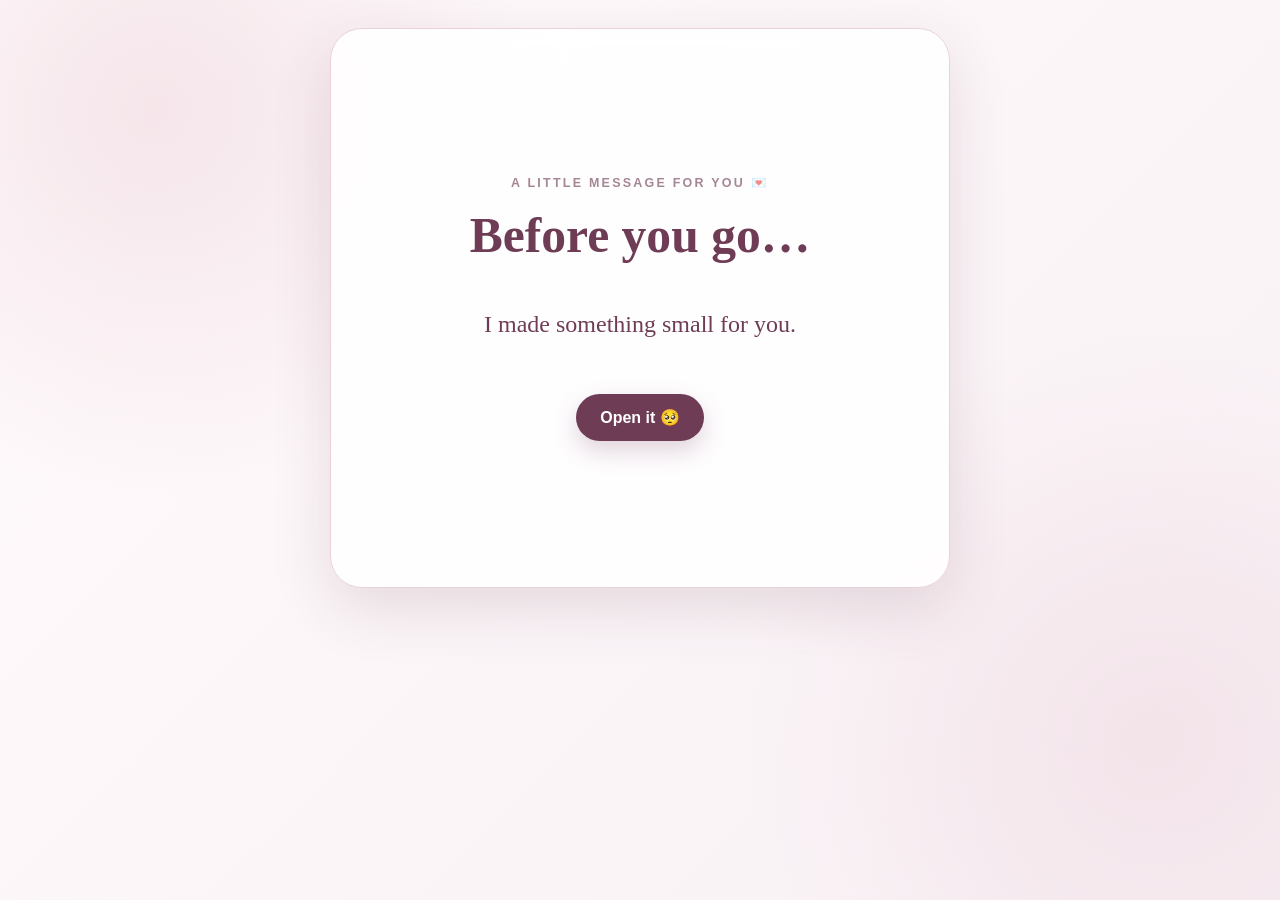
<file: index.html>
<!doctype html>
<html lang="en"><head><meta charset="utf-8">
<meta name="viewport" content="width=device-width,initial-scale=1,viewport-fit=cover">
<title>A Little Message 💌</title><link rel="stylesheet" href="style.css"></head>
<body><main class="card"><div class="eyebrow">A little message for you 💌</div>
<h1>Before you go…</h1>
<p>I made something small for you.</p>
<a class="btn" href="message1.html">Open it 🥺</a></main></body></html>
</file>
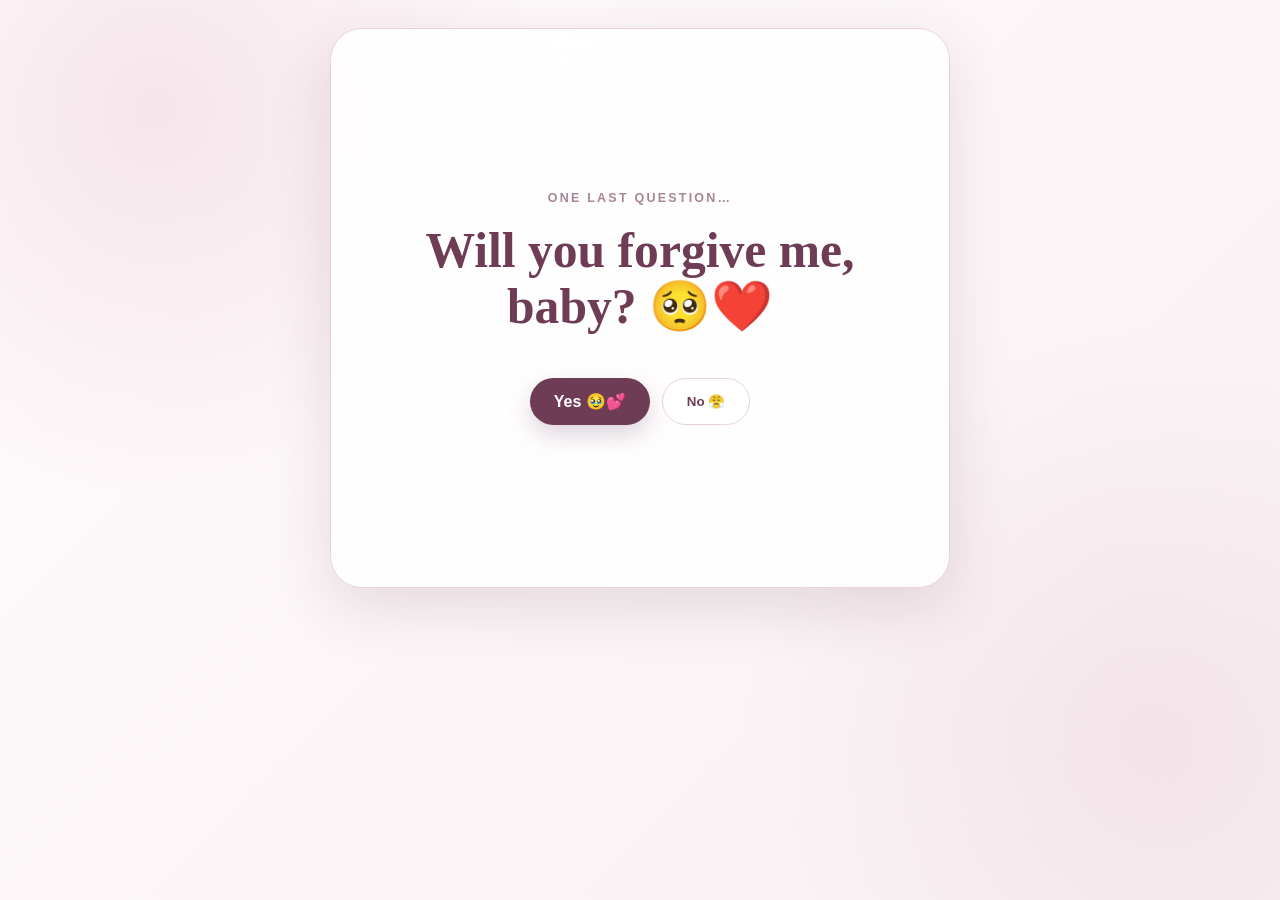
<file: forgive.html>
<!doctype html>
<html lang="en"><head><meta charset="utf-8">
<meta name="viewport" content="width=device-width,initial-scale=1,viewport-fit=cover">
<title>One Last Question 💌</title><link rel="stylesheet" href="style.css"></head>
<body><main class="card">
<div class="eyebrow">One last question…</div>
<h1>Will you forgive me, baby? 🥺❤️</h1>
<div class="buttons">
  <a class="btn" href="yes.html">Yes 🥹💕</a>
  <button class="btn secondary" id="noBtn">No 😤</button>
</div>
<p id="tease" class="small hidden">Heyyy, don't click that! 😭👉🏻</p>
</main>
<script>
const noBtn = document.getElementById("noBtn");
const tease = document.getElementById("tease");
let moved = false;

noBtn.addEventListener("click", () => {
  moved = true;
  tease.classList.remove("hidden");
  noBtn.style.position = "fixed";
  const pad = 25;
  const maxX = Math.max(pad, window.innerWidth - noBtn.offsetWidth - pad);
  const maxY = Math.max(pad, window.innerHeight - noBtn.offsetHeight - pad);
  noBtn.style.left = (pad + Math.random() * (maxX - pad)) + "px";
  noBtn.style.top = (pad + Math.random() * (maxY - pad)) + "px";
});

noBtn.addEventListener("mouseenter", () => {
  if (!moved) return;
  const pad = 25;
  const maxX = Math.max(pad, window.innerWidth - noBtn.offsetWidth - pad);
  const maxY = Math.max(pad, window.innerHeight - noBtn.offsetHeight - pad);
  noBtn.style.left = (pad + Math.random() * (maxX - pad)) + "px";
  noBtn.style.top = (pad + Math.random() * (maxY - pad)) + "px";
});
</script>
</body></html>
</file>
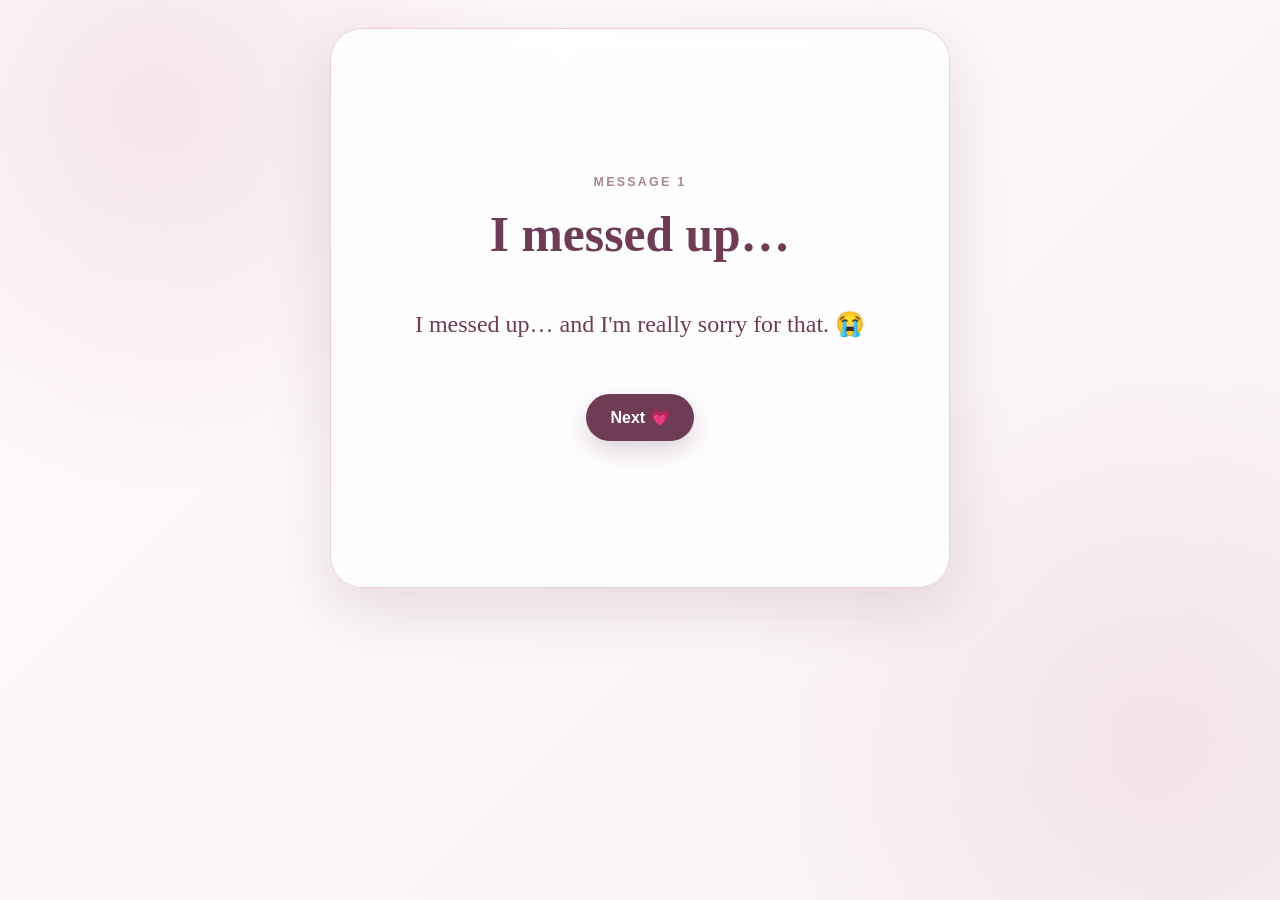
<file: message1.html>
<!doctype html>
<html lang="en"><head><meta charset="utf-8">
<meta name="viewport" content="width=device-width,initial-scale=1,viewport-fit=cover">
<title>Message 1 💌</title><link rel="stylesheet" href="style.css"></head>
<body><main class="card"><div class="eyebrow">Message 1</div>
<h1>I messed up…</h1>
<p>I messed up… and I'm really sorry for that. 😭</p>
<a class="btn" href="message2.html">Next 💗</a></main></body></html>
</file>
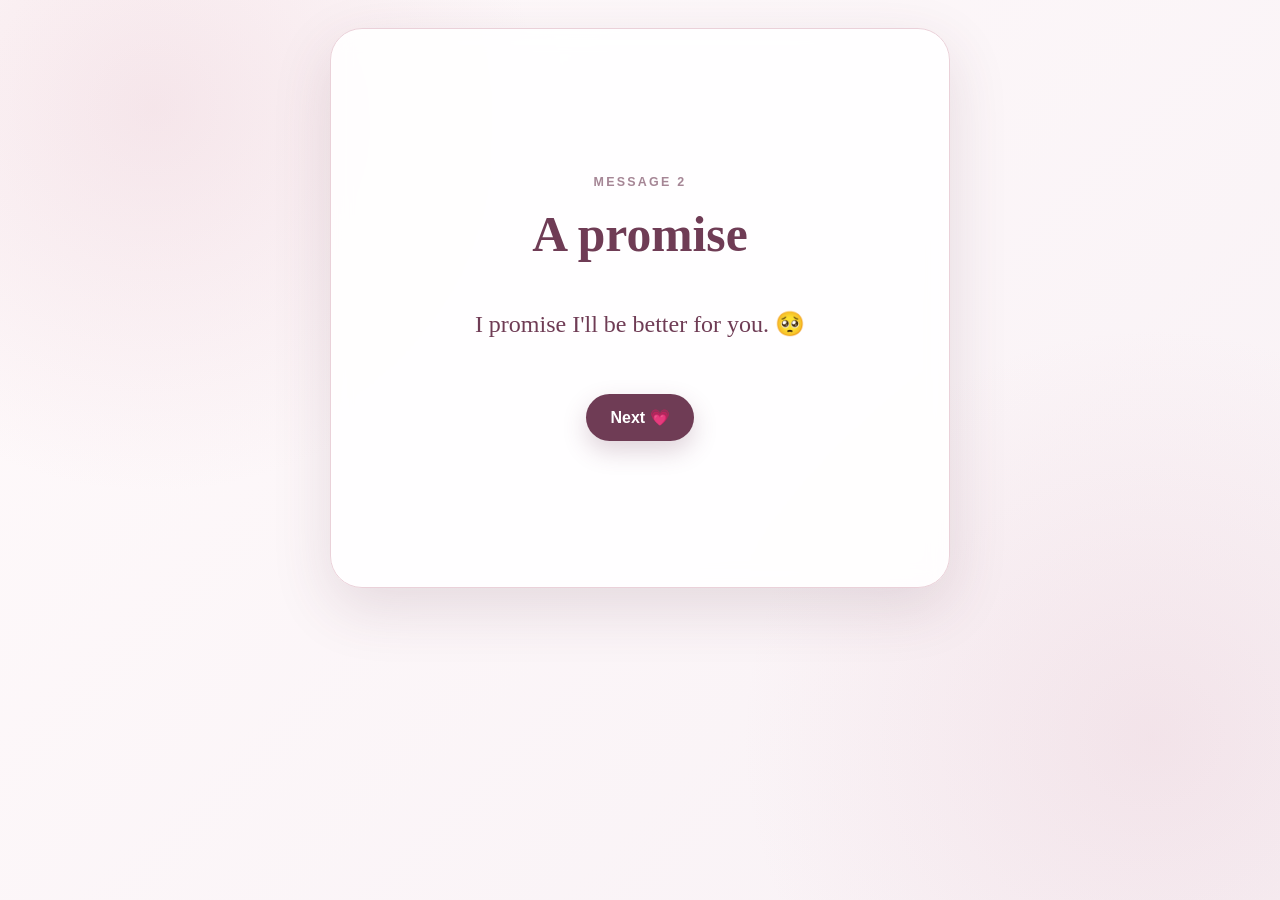
<file: message2.html>
<!doctype html>
<html lang="en"><head><meta charset="utf-8">
<meta name="viewport" content="width=device-width,initial-scale=1,viewport-fit=cover">
<title>Message 2 💌</title><link rel="stylesheet" href="style.css"></head>
<body><main class="card"><div class="eyebrow">Message 2</div>
<h1>A promise</h1>
<p>I promise I'll be better for you. 🥺</p>
<a class="btn" href="message3.html">Next 💗</a></main></body></html>
</file>
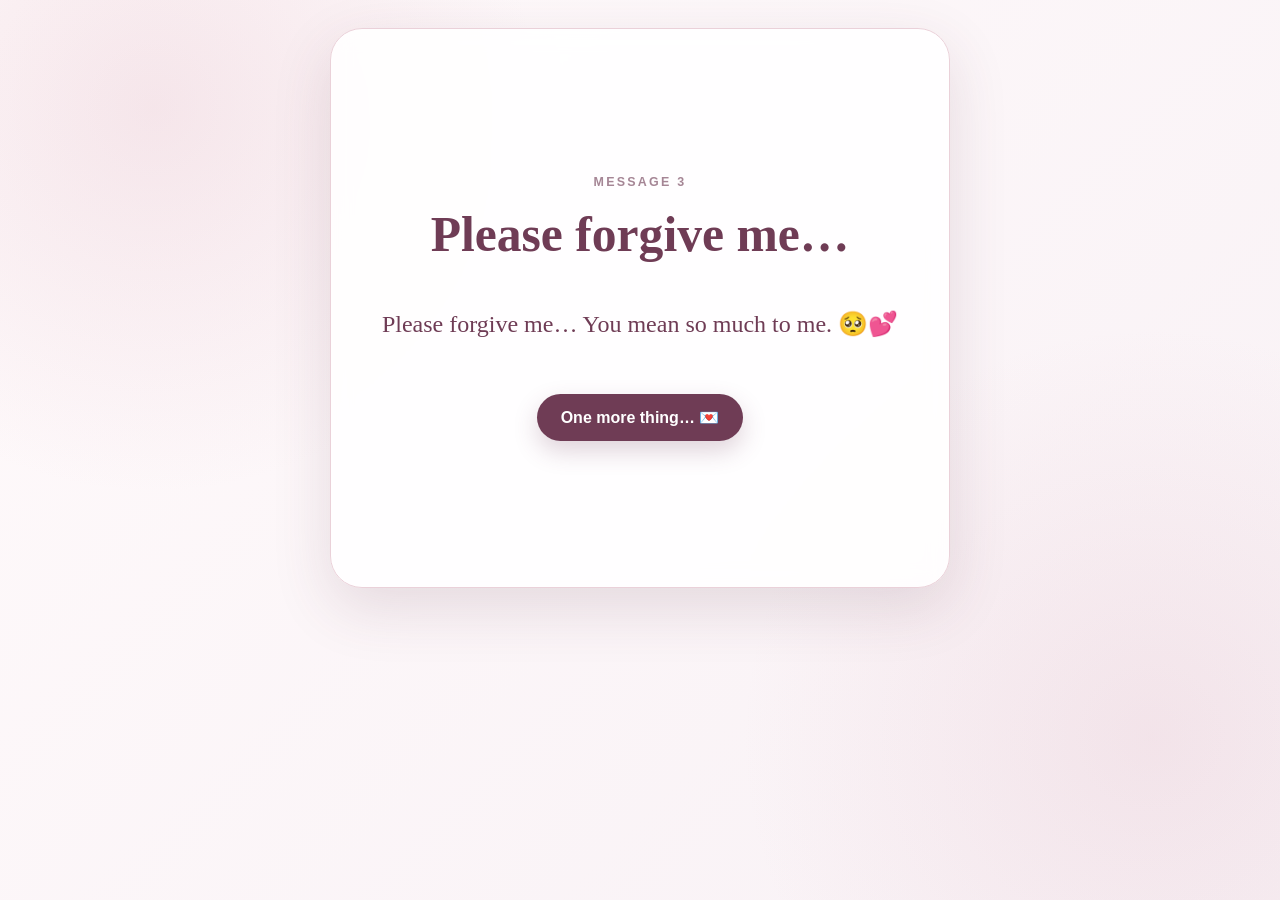
<file: message3.html>
<!doctype html>
<html lang="en"><head><meta charset="utf-8">
<meta name="viewport" content="width=device-width,initial-scale=1,viewport-fit=cover">
<title>Message 3 💌</title><link rel="stylesheet" href="style.css"></head>
<body><main class="card"><div class="eyebrow">Message 3</div>
<h1>Please forgive me…</h1>
<p>Please forgive me… You mean so much to me. 🥺💕</p>
<a class="btn" href="note.html">One more thing… 💌</a></main></body></html>
</file>
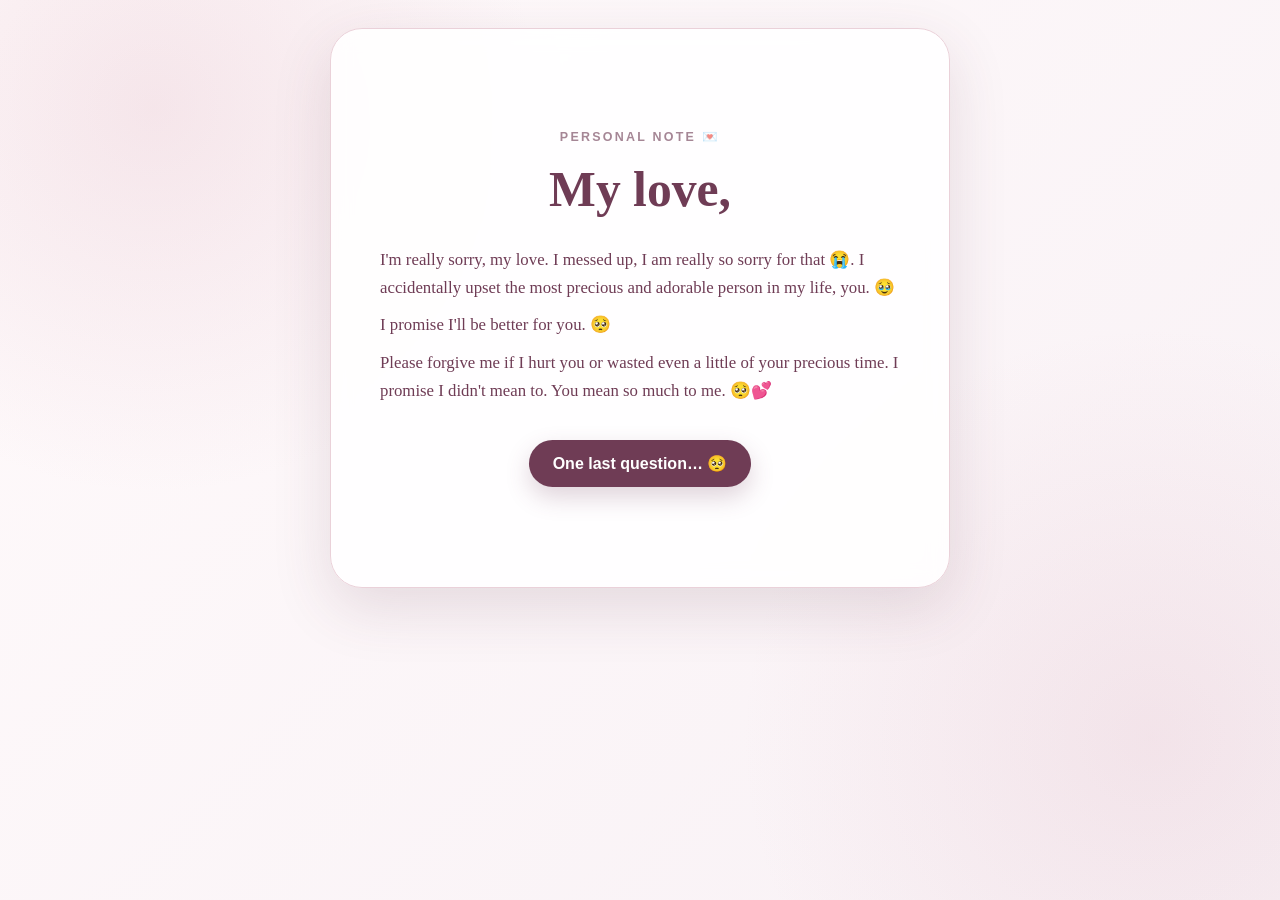
<file: note.html>
<!doctype html>
<html lang="en"><head><meta charset="utf-8">
<meta name="viewport" content="width=device-width,initial-scale=1,viewport-fit=cover">
<title>Personal Note 💌</title><link rel="stylesheet" href="style.css"></head>
<body><main class="card"><div class="eyebrow">Personal Note 💌</div>
<h1>My love,</h1>
<div class="note">
<p>I'm really sorry, my love. I messed up, I am really so sorry for that 😭. I accidentally upset the most precious and adorable person in my life, you. 🥹</p>
<p>I promise I'll be better for you. 🥺</p>
<p>Please forgive me if I hurt you or wasted even a little of your precious time. I promise I didn't mean to. You mean so much to me. 🥺💕</p>
</div>
<a class="btn" href="forgive.html">One last question… 🥺</a></main></body></html>
</file>
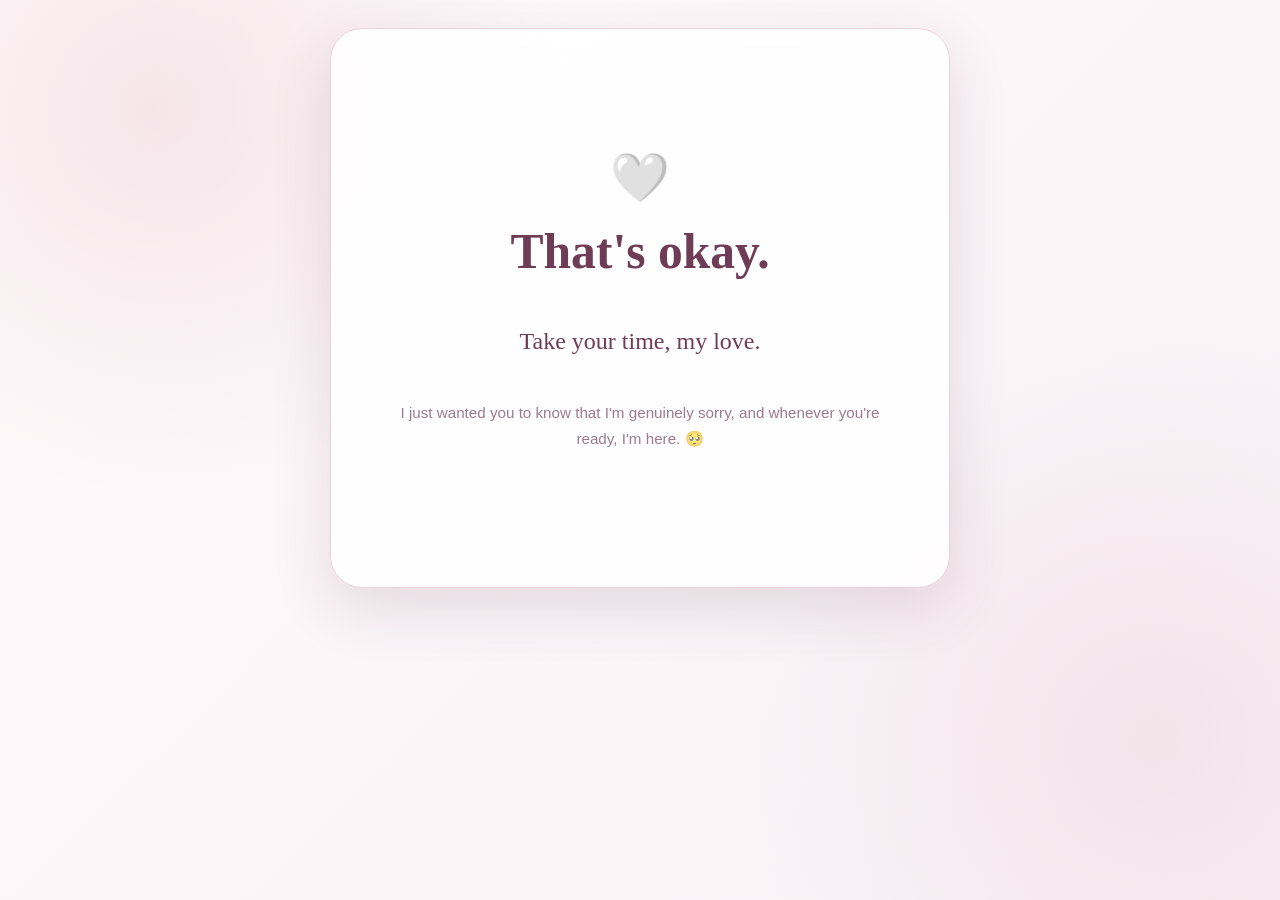
<file: time.html>
<!doctype html>
<html lang="en"><head><meta charset="utf-8">
<meta name="viewport" content="width=device-width,initial-scale=1,viewport-fit=cover">
<title>Take Your Time 💌</title><link rel="stylesheet" href="style.css"></head>
<body><main class="card"><div class="heart">🤍</div>
<h1>That's okay.</h1>
<p>Take your time, my love.</p>
<p class="small">I just wanted you to know that I'm genuinely sorry, and whenever you're ready, I'm here. 🥺</p></main></body></html>
</file>
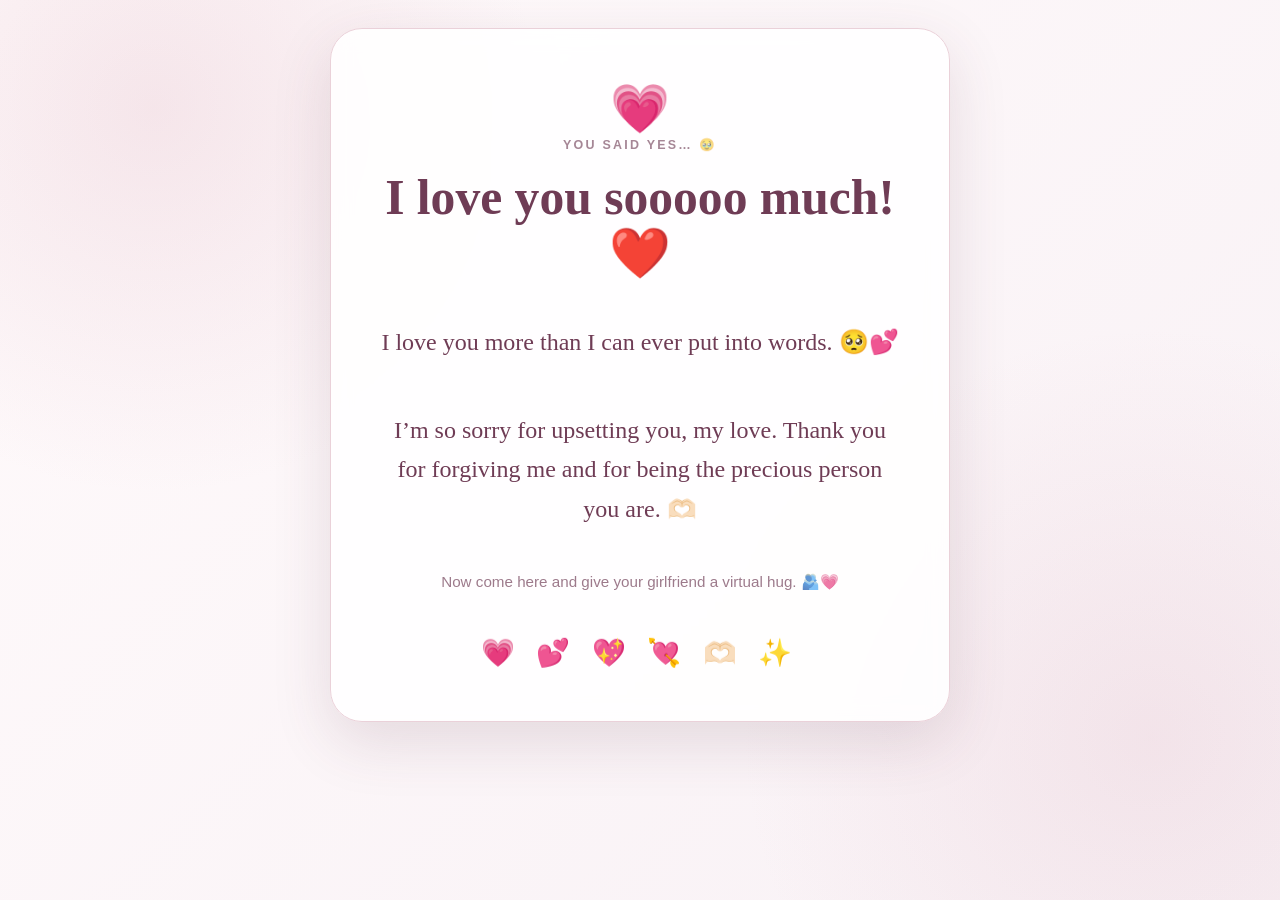
<file: yes.html>
<!doctype html>
<html lang="en"><head><meta charset="utf-8">
<meta name="viewport" content="width=device-width,initial-scale=1,viewport-fit=cover">
<title>I Love You 💗</title><link rel="stylesheet" href="style.css"></head>
<body><main class="card">
<div class="heart">💗</div>
<div class="eyebrow">You said yes… 🥹</div>
<h1>I love you sooooo much! ❤️</h1>
<p>I love you more than I can ever put into words. 🥺💕</p>
<p>I’m so sorry for upsetting you, my love. Thank you for forgiving me and for being the precious person you are. 🫶🏻</p>
<p class="small">Now come here and give your girlfriend a virtual hug. 🫂💗</p>
<div class="hearts">💗 💕 💖 💘 🫶🏻 ✨</div>
</main></body></html>
</file>
<file: style.css>
*{box-sizing:border-box}
html,body{min-height:100%;margin:0}
body{
font-family:-apple-system,BlinkMacSystemFont,"Segoe UI",Roboto,Arial,sans-serif;
color:#6f3c55;
background:
radial-gradient(circle at 12% 12%,rgba(214,160,177,.22),transparent 28%),
radial-gradient(circle at 90% 82%,rgba(214,160,177,.18),transparent 30%),
linear-gradient(135deg,#fffafb,#f8f1f5);
display:flex;align-items:center;justify-content:center;padding:28px;
}
.card{
width:min(620px,100%);min-height:560px;padding:52px 30px;
background:rgba(255,255,255,.88);border:1.5px solid #ead1d9;
border-radius:32px;box-shadow:0 20px 60px rgba(92,48,68,.14);
text-align:center;display:flex;flex-direction:column;align-items:center;justify-content:center;
backdrop-filter:blur(10px);animation:in .55s ease both;
}
@keyframes in{from{opacity:0;transform:translateY(14px)}to{opacity:1;transform:none}}
.eyebrow{font-size:.78rem;letter-spacing:.18em;text-transform:uppercase;opacity:.62;font-weight:700}
h1{font-family:Georgia,serif;font-size:clamp(2rem,8vw,3.1rem);line-height:1.12;margin:18px 0}
p{font-family:Georgia,serif;font-size:clamp(1.2rem,4.5vw,1.5rem);line-height:1.65;max-width:520px}
.note{text-align:left;max-width:540px}
.note p{font-size:1.05rem;margin:10px 0}
.btn{
display:inline-block;text-decoration:none;color:white;background:#6f3c55;
padding:14px 24px;border-radius:999px;font-weight:750;margin-top:25px;
box-shadow:0 10px 24px rgba(111,60,85,.22);transition:.2s transform
}
.btn:hover{transform:translateY(-2px)}
.secondary{background:white;color:#6f3c55;border:1px solid #ead1d9;box-shadow:none}
.buttons{display:flex;gap:12px;flex-wrap:wrap;justify-content:center}
.heart{font-size:3rem;animation:float 2.5s ease-in-out infinite}
@keyframes float{50%{transform:translateY(-8px)}}
.small{font-family:-apple-system,BlinkMacSystemFont,"Segoe UI",sans-serif;font-size:.95rem;opacity:.68}
.hearts{font-size:1.7rem;margin-top:28px;letter-spacing:7px;animation:pulse 1.5s infinite}
@keyframes pulse{50%{transform:scale(1.06)}}
@media(max-width:520px){body{padding:15px}.card{min-height:calc(100vh - 30px);padding:40px 20px;border-radius:26px}}

.hidden{display:none!important}
</file>
